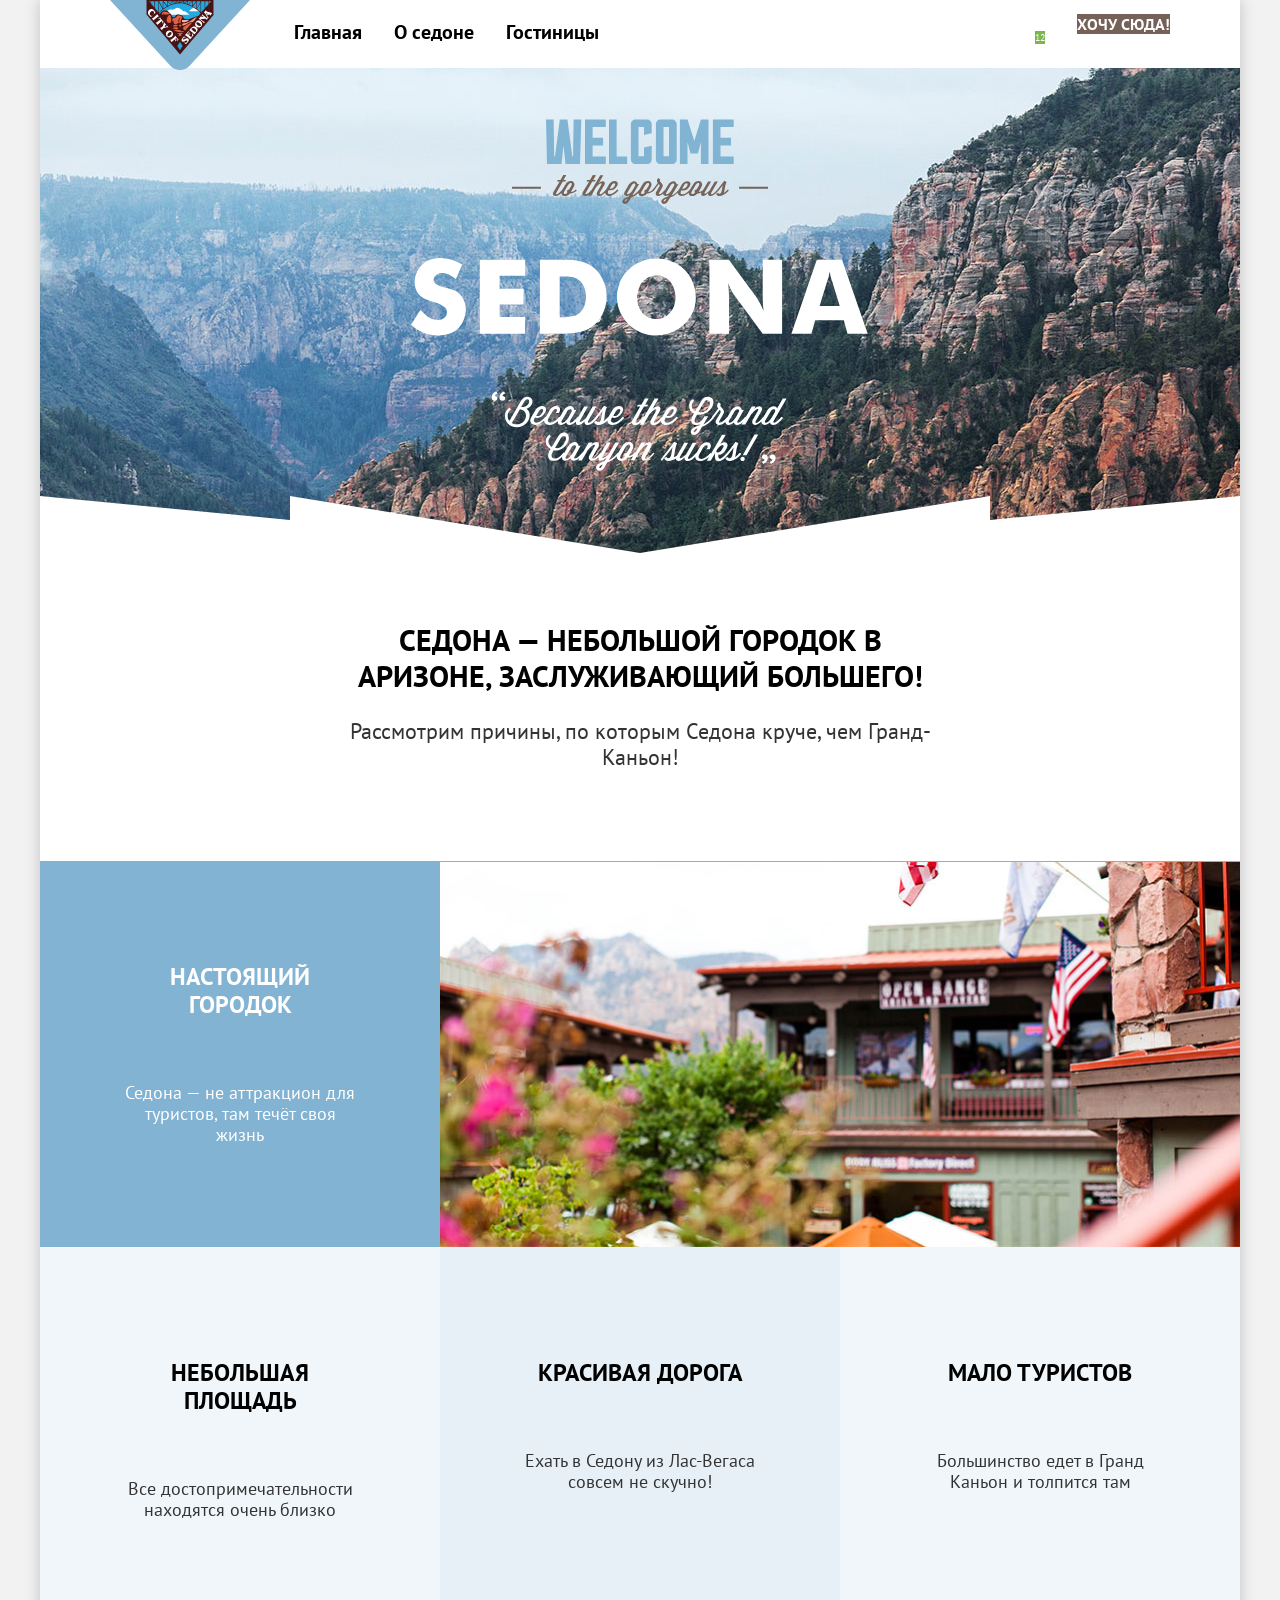
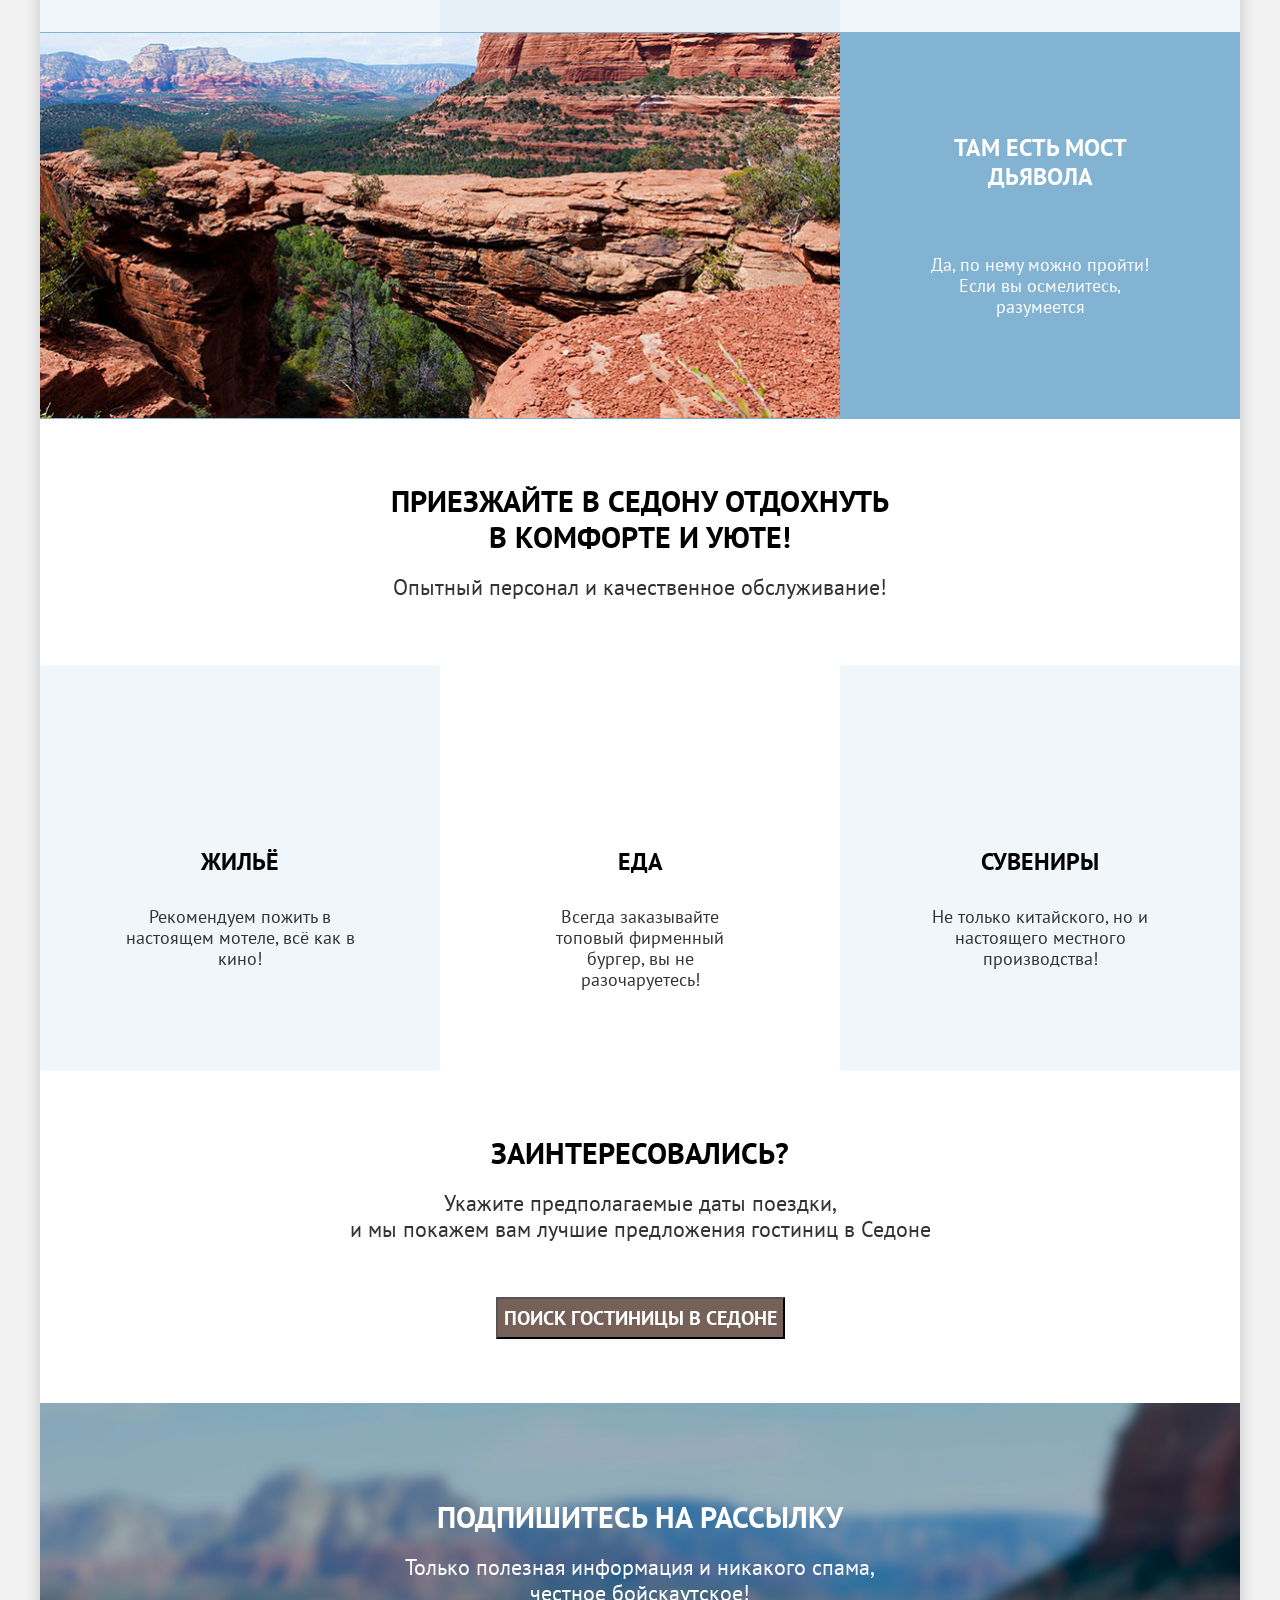
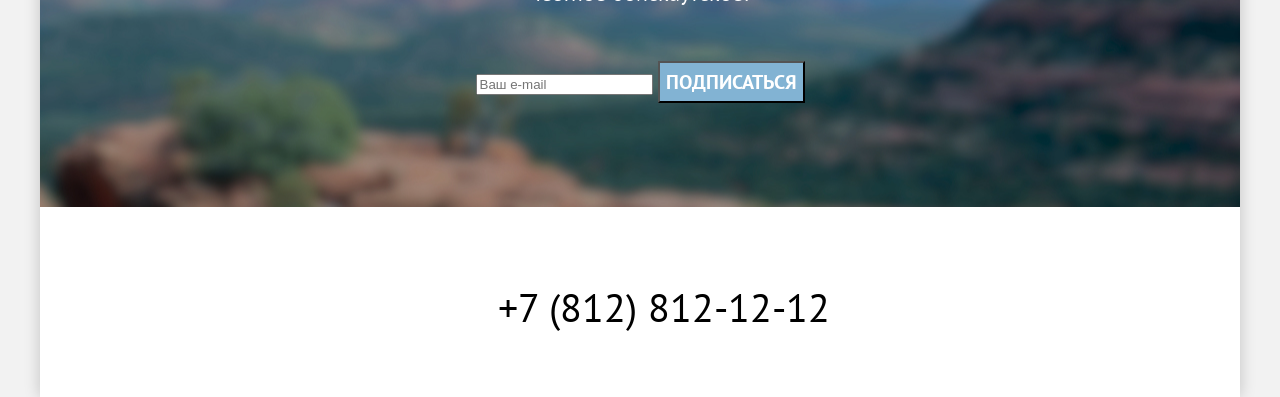
<file: index.html>
<!DOCTYPE html>
<html lang="ru">

  <head>
    <meta charset="utf-8">
    <meta name="viewport" content="width=device-width, initial-scale=1">
    <title>Главная</title>
    <link rel="stylesheet" href="styles/styles.css">
  </head>

  <body>
    <div class="page-container">
      <header class="page-header">
        <nav class="navigation">
          <a class="navigation-logo" href="index.html">
            <img class="page-header-logo" src="images/logo.svg" width="140" height="70" alt="Логотип «Седона»">
          </a>
          <ul class="navigation-list">
            <li class="navigation-item">
              <a class="navigation-link navigation-link-current" href="index.html">
                Главная
              </a>
            </li>
            <li class="navigation-item">
              <a class="navigation-link" href="#">
                О седоне
              </a>
            </li>
            <li class="navigation-item">
              <a class="navigation-link" href="catalog.html">
                Гостиницы
              </a>
            </li>
          </ul>
          <ul class="navigation-list navigation-user">
            <li class="navigation-item">
              <a class="navigation-link" href="#">
                <span class="visually-hidden">
                  Поиск
                </span>
              </a>
            </li>
            <li class="navigation-item">
              <a class="navigation-link" href="#">
                <span class="visually-hidden">
                  В избранном
                </span>
                <span class="count">12</span>
              </a>
            </li>
          </ul>
          <a class="button cta" href="#">Хочу сюда!</a>
        </nav>
      </header>
      <main class="main-container main-idex">
        <section class="hero">
          <h1 class="visually-hidden">
            Седона
          </h1>
          <img class="hero-image" src="images/welcome.svg" width="1200" height="485" alt="Welcome to the gorgeous Sedona, because the Grand Canyon sucks!">
        </section>

        <section class="advantages">
          <h2 class="advantages-title">
            Седона — небольшой городок в Аризоне, заслуживающий большего!</h2>
          <p class="advantages-description">Рассмотрим причины, по которым Седона круче, чем Гранд-Каньон!</p>
          <ul class="advantages-list">
            <li class="advantages-item advantages-item-wide">
              <div class="advantages-item-texts">
                <h3 class="advantages-item-title">
                  Настоящий городок
                </h3>
                <p class="advantages-item-description">
                  Седона — не аттракцион для туристов, там течёт своя жизнь
                </p>
              </div>
              <img class="advantages-item-image" src="images/advatages-1.jpg" width="800" height="384" alt="Город Седона">
            </li>
            <li class="advantages-item">
              <h3 class="advantages-item-title">
                Небольшая площадь
              </h3>
              <p class="advantages-item-description">
                Все достопримечательности находятся очень близко
              </p>
            </li>
            <li class="advantages-item">
              <h3 class="advantages-item-title">
                Красивая дорога
              </h3>
              <p class="advantages-item-description">
                Ехать в Седону из Лас-Вегаса совсем не скучно!
              </p>
            </li>
            <li class="advantages-item">
              <h3 class="advantages-item-title">
                Мало туристов
              </h3>
              <p class="advantages-item-description">
                Большинство едет в Гранд Каньон и толпится там
              </p>
            </li>
            <li class="advantages-item advantages-item-wide">
              <div class="advantages-item-texts">
                <h3 class="advantages-item-title">
                  Там есть мост дьявола
                </h3>
                <p class="advantages-item-description">
                  Да, по нему можно пройти! Если вы осмелитесь, разумеется
                </p>
              </div>
              <img class="advantages-item-image" src="images/advatages-2.jpg" width="800" height="384" alt="Мост Дьявола">
            </li>
          </ul>
        </section>

        <section class="features">
          <h2 class="features-title">Приезжайте в Седону отдохнуть в комфорте и уюте!</h2>
          <p class="features-description">Опытный персонал и качественное обслуживание!</p>
          <ul class="features-list">
            <li class="features-item">
              <h3 class="features-item-title">
                Жильё
              </h3>
              <p class="features-item-description">
                Рекомендуем пожить в настоящем мотеле, всё как в кино!
              </p>
            </li>
            <li class="features-item">
              <h3 class="features-item-title">
                Еда
              </h3>
              <p class="features-item-description">
                Всегда заказывайте топовый фирменный бургер, вы не разочаруетесь!
              </p>
            </li>
            <li class="features-item">
              <h3 class="features-item-title">
                Сувениры
              </h3>
              <p class="features-item-description">
                Не только китайского, но и настоящего местного производства!
              </p>
            </li>
          </ul>
        </section>

        <section class="search">
          <h2 class="search-title">
            Заинтересовались?
          </h2>
          <p class="search-description">
            Укажите предполагаемые даты поездки,<br> и мы покажем вам лучшие предложения гостиниц в Седоне
          </p>
          <button class="button button-big" type="button">Поиск гостиницы в седоне</button>
        </section>

        <section class="newsletter">
          <h2 class="newsletter-title">Подпишитесь на рассылку</h2>
          <p class="newsletter-description">Только полезная информация и никакого спама, честное бойскаутское!</p>
          <form class="newsletter-form" action="https://echo.htmlacademy.ru/" method="post">
            <label>
              <span class="visually-hidden">
                Email
              </span>
              <input class="newsletter-email" type="email" name="newsletter-email" placeholder="Ваш e-mail" required>
            </label>
            <button class="button button-big button-second" type="submit">
              Подписаться
            </button>
          </form>
        </section>
      </main>
      <footer class="page-footer">
        <ul class="social-list">
          <li class="social-item">
            <a class="button" href="#">
              <span class="visually-hidden">
                вконтакте
              </span>
            </a>
          </li>
          <li class="social-item">
            <a class="button" href="#">
              <span class="visually-hidden">
                телеграм
              </span>
            </a>
          </li>
          <li class="social-item">
            <a class="button" href="#">
              <span class="visually-hidden">
                youtube
              </span>
            </a>
          </li>
        </ul>
        <a class="phone" href="tel:+78128121212">+7 (812) 812-12-12</a>
        <a class="htmlacademy-link" href="https://www.htmlacademy.ru/">
          <span class="visually-hidden">
            HTMLAcademy
          </span>
        </a>
      </footer>
    </div>
  </body>

</html>
</file>
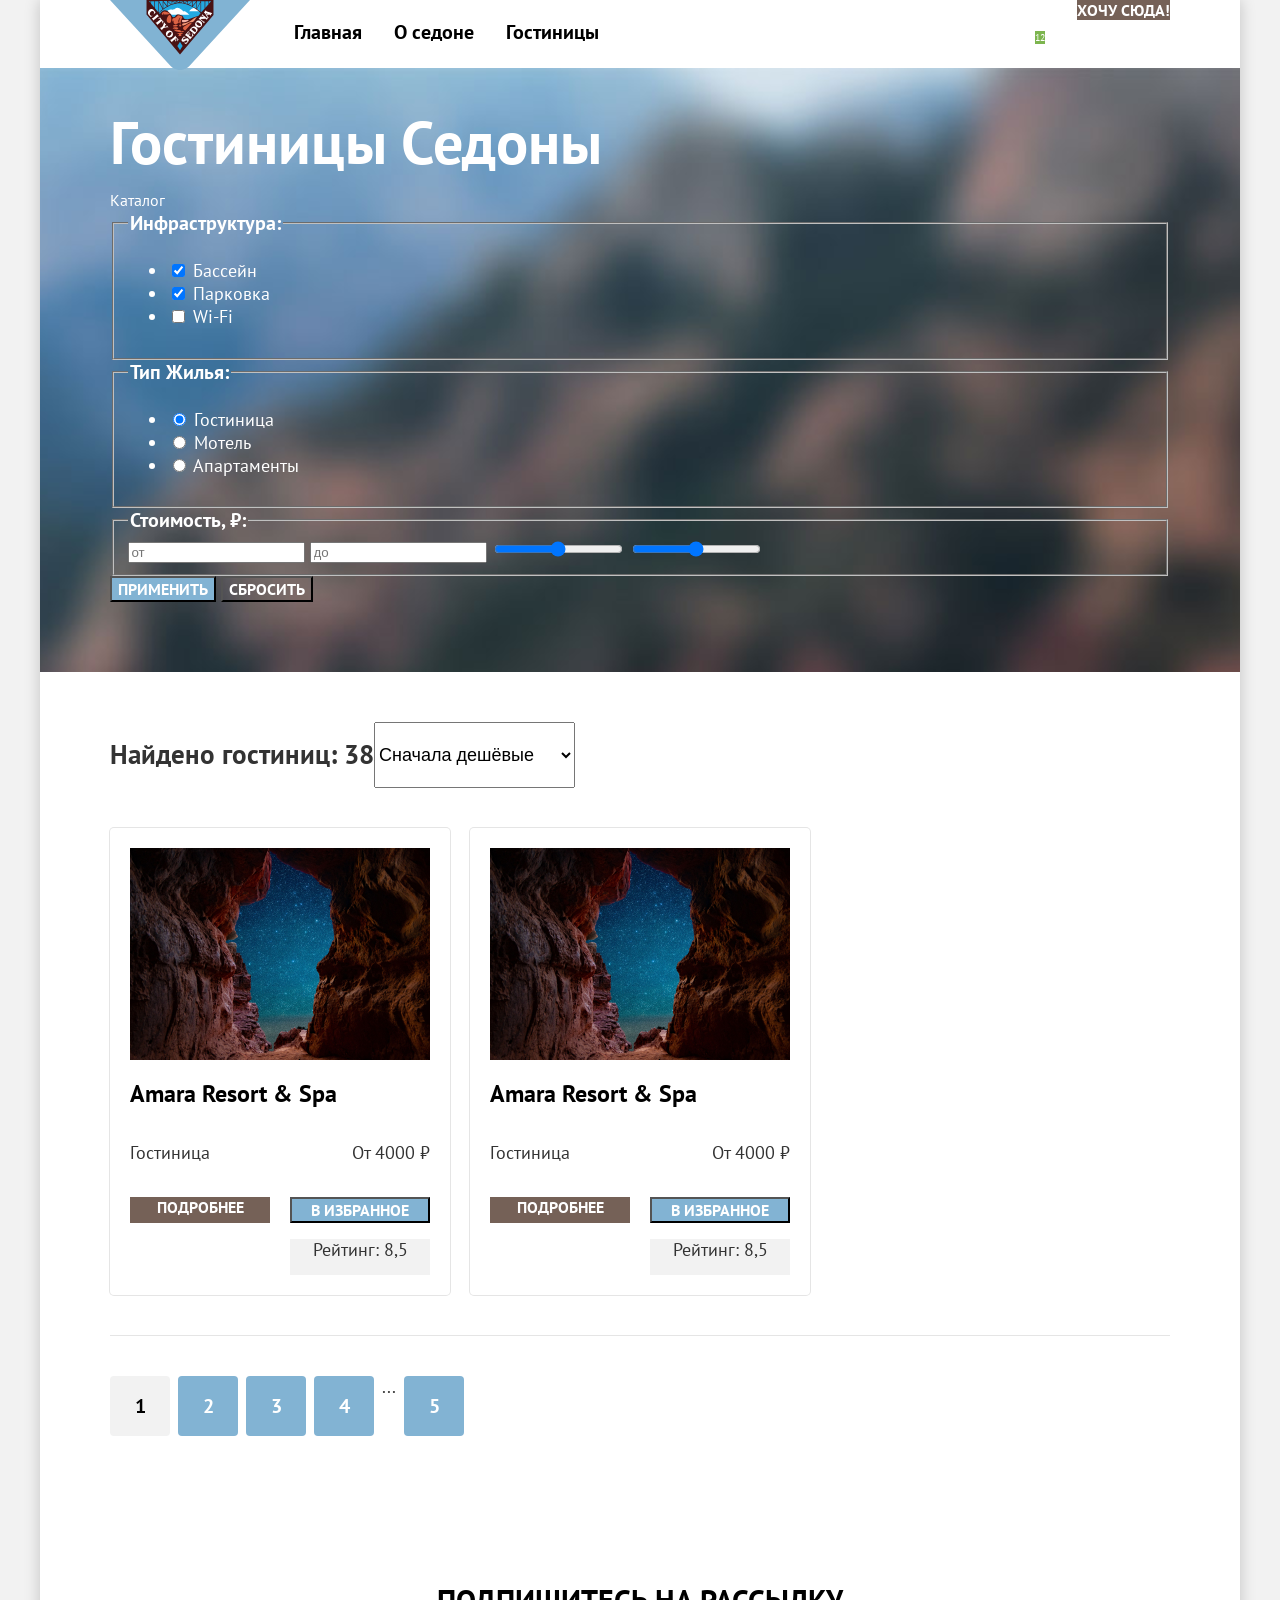
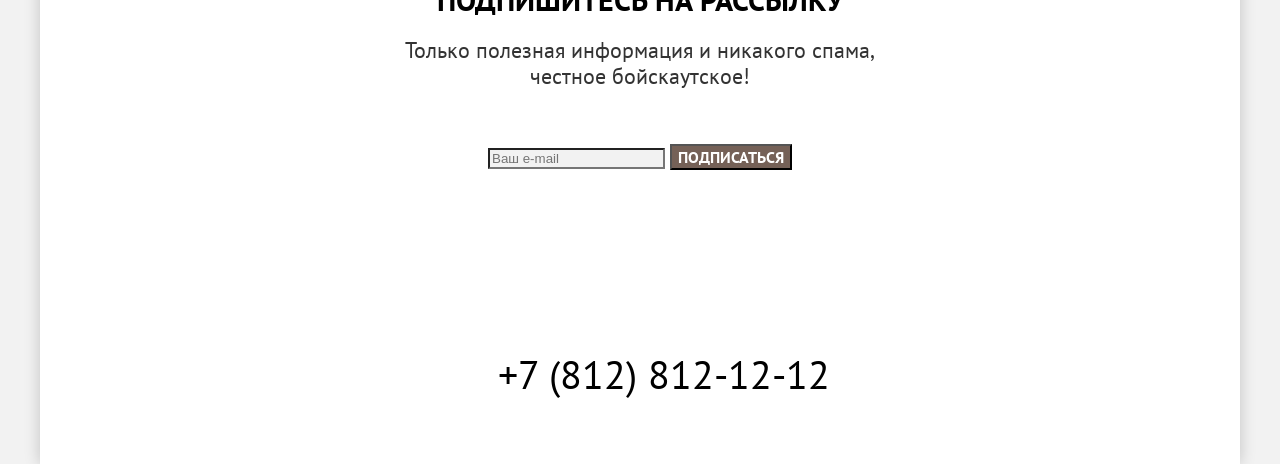
<file: catalog.html>
<!DOCTYPE html>
<html lang="ru">

  <head>
    <meta charset="utf-8">
    <meta name="viewport" content="width=device-width, initial-scale=1">
    <title>Каталог</title>
    <link rel="stylesheet" href="styles/styles.css">
  </head>

  <body>
    <div class="page-container">
      <header class="page-header">
        <nav class="navigation">
          <a class="navigation-logo" href="index.html">
            <img class="page-header-logo" src="images/logo.svg" width="140" height="70" alt="Логотип «Седона»">
          </a>
          <ul class="navigation-list">
            <li class="navigation-item">
              <a class="navigation-link" href="index.html">
                Главная
              </a>
            </li>
            <li class="navigation-item">
              <a class="navigation-link" href="#">
                О седоне
              </a>
            </li>
            <li class="navigation-item">
              <a class="navigation-link navigation-link-current">
                Гостиницы
              </a>
            </li>
          </ul>
          <ul class="navigation-list navigation-user">
            <li class="navigation-item">
              <a class="navigation-link" href="#">
                <span class="visually-hidden">
                  Поиск
                </span>
              </a>
            </li>
            <li class="navigation-item">
              <a class="navigation-link" href="#">
                <span class="visually-hidden">
                  Избранное
                </span>
                <span class="count">12</span>
              </a>
            </li>
          </ul>
          <a class="button" href="#">Хочу сюда!</a>
        </nav>
      </header>

      <main class="main-container main-inner">
        <header class="inner-header">
          <h1 class="inner-header-title">
            Гостиницы Седоны
          </h1>

          <ul class="breadcrumbs">
            <li class="breadcrumbs-item">
              <a class="breadcrumbs-link" href="index.html">
                <span class="visually-hidden">
                  Главная
                </span>
              </a>
            </li>
            <li class="breadcrumbs-item">
              <a class="breadcrumbs-link">
                Каталог
              </a>
            </li>
          </ul>

          <section class="filter">
            <h2 class="visually-hidden">Фильтры</h2>
            <form class="filter-form" action="https://echo.htmlacademy.ru/" method="get">
              <fieldset class="filter-group">
                <legend class="filter-title">Инфраструктура:</legend>
                <ul class="filter-list">
                  <li class="filter-item">
                    <label class="control">
                      <input class="control-input" type="checkbox" name="pool" checked>
                      Бассейн
                    </label>
                  </li>
                  <li class="filter-item">
                    <label class="control">
                      <input class="control-input" type="checkbox" name="parking" checked>
                      Парковка
                    </label>
                  </li>
                  <li class="filter-item">
                    <label class="control">
                      <input class="control-input" type="checkbox" name="wifi">
                      Wi-Fi
                    </label>
                  </li>
                </ul>
              </fieldset>
              <fieldset class="filter-group">
                <legend class="filter-title">Тип жилья:</legend>
                <ul class="filter-list">
                  <li class="filter-item">
                    <label class="control">
                      <input class="control-input" type="radio" name="type" value="hotel" checked>
                      Гостиница
                    </label>
                  </li>
                  <li class="filter-item">
                    <label class="control">
                      <input class="control-input" type="radio" name="type" value="motel">
                      Мотель
                    </label>
                  </li>
                  <li class="filter-item">
                    <label class="control">
                      <input class="control-input" type="radio" name="type" value="apartment">
                      Апартаменты
                    </label>
                  </li>
                </ul>
              </fieldset>
              <fieldset class="filter-group">
                <legend class="filter-title">
                  Стоимость, ₽:
                </legend>

                <label>
                  <span class="visually-hidden">Минимальная цена</span>
                  <input type="number" name="min-price" placeholder="от">
                </label>

                <label>
                  <span class="visually-hidden">Максимальная цена</span>
                  <input type="number" name="max-price" placeholder="до">
                </label>

                <input type="range" name="min-price-range" min="0" max="9000">
                <input type="range" name="max-price-range" min="0" max="9000">
              </fieldset>
              <button class="button button-second" type="submit">Применить</button>
              <button class="button button-reset" type="reset">Сбросить</button>
            </form>
          </section>
        </header>

        <section class="catalog">
          <div class="sorting-container">
            <h2>Найдено гостиниц: 38</h2>

            <select class="select-control" aria-label="Сортировка">
              <option value="popular">Сначала популярные</option>
              <option value="cheap" selected>Сначала дешёвые</option>
              <option value="expensive">Сначала дорогие</option>
            </select>

            <a class="button button-current" href="catalog.html?view=list">
              <span class="visually-hidden">Показать список</span>
            </a>
            <a class="button" href="catalog.html?view=card">
              <span class="visually-hidden">Показать карточки</span>
            </a>
            <a class="button" href="catalog.html?view=tile">
              <span class="visually-hidden">Показать таблицу</span>
            </a>
          </div>

          <ul class="catalog-list">
            <li class="catalog-card">
              <a class="catalog-card-link" href="#">
                <img class="catalog-card-image" src="images/hotel-1.jpg" width="300" height="212" alt="">
              </a>
              <h3 class="catalog-card-title">
                Amara Resort & Spa
              </h3>

              <dl class="catalog-card-description">
                <dt class="catalog-card-type">
                  Гостиница
                </dt>
                <dd class="catalog-card-price">
                  От 4000 ₽
                </dd>
              </dl>
              <a class="button catalog-card-extra" href="#">
                Подробнее
              </a>
              <button class="button button-second" type="button">
                В избранное
              </button>
              <p class="catalog-card-stars">
                <span class="visually-hidden">
                  4 звезды
                </span>
              </p>
              <p class="catalog-card-rating">
                Рейтинг: 8,5
              </p>
            </li>

            <li class="catalog-card">
              <a class="catalog-card-link" href="#">
                <img class="catalog-card-image" src="images/hotel-1.jpg" width="300" height="212" alt="">
              </a>
              <h3 class="catalog-card-title">
                Amara Resort & Spa
              </h3>
              <dl class="catalog-card-description">
                <dt class="catalog-card-type">
                  Гостиница
                </dt>
                <dd class="catalog-card-price">
                  От 4000 ₽
                </dd>
              </dl>
              <a class="button catalog-card-extra" href="#">
                Подробнее
              </a>
              <button class="button button-second" type="button">
                В избранное
              </button>
              <p class="catalog-card-stars">
                <span class="visually-hidden">
                  4 звезды
                </span>
              </p>
              <p class="catalog-card-rating">
                Рейтинг: 8,5
              </p>
            </li>
          </ul>

          <ul class="pagination">
            <li class="pagination-item">
              <a class="pagination-link pagination-link-current">1</a>
            </li>
            <li class="pagination-item">
              <a class="pagination-link" href="#">2</a>
            </li>
            <li class="pagination-item">
              <a class="pagination-link" href="#">3</a>
            </li>
            <li class="pagination-item">
              <a class="pagination-link" href="#">4</a>
            </li>
            <li class="pagination-item">
              <span class="pagination-hidden">...</span>
            </li>
            <li class="pagination-item">
              <a class="pagination-link" href="#">5</a>
            </li>
          </ul>
        </section>

        <section class="newsletter">
          <h2 class="newsletter-title">Подпишитесь на рассылку</h2>
          <p class="newsletter-description">Только полезная информация и никакого спама, честное бойскаутское!</p>
          <form class="newsletter-form" action="https://echo.htmlacademy.ru/" method="post">
            <label>
              <span class="visually-hidden">
                Email
              </span>
              <input class="newsletter-email" type="email" name="newsletter-email" placeholder="Ваш e-mail" required>
            </label>
            <button class="button" type="submit">
              Подписаться
            </button>
          </form>
        </section>
      </main>

      <footer class="page-footer">
        <ul class="social-list">
          <li class="social-item">
            <a class="button" href="#">
              <span class="visually-hidden">
                вконтакте
              </span>
            </a>
          </li>
          <li class="social-item">
            <a class="button" href="#">
              <span class="visually-hidden">
                телеграм
              </span>
            </a>
          </li>
          <li class="social-item">
            <a class="button" href="#">
              <span class="visually-hidden">
                youtube
              </span>
            </a>
          </li>
        </ul>
        <a class="phone" href="tel:+78128121212">+7 (812) 812-12-12</a>
        <a class="htmlacademy-link" href="https://www.htmlacademy.ru/">
          <span class="visually-hidden">
            HTMLAcademy
          </span>
        </a>
      </footer>
    </div>
  </body>

</html>
</file>
<file: styles/styles.css>
@font-face {
  font-family: "PT Sans";
  font-style: normal;
  font-weight: 400;
  src: url("../fonts/ptsans-400.woff2") format("woff2");
  font-display: swap;
}

@font-face {
  font-family: "PT Sans";
  font-style: normal;
  font-weight: 700;
  src: url("../fonts/ptsans-700.woff2") format("woff2");
  font-display: swap;
}

html {
  height: 100%;
  box-sizing: border-box;
}

*, *::before, *::after {
  box-sizing: inherit;
}

body {
  height: 100%;
  margin: 0;
  font-family: "PT Sans", sans-serif;
  font-size: 18px;
  line-height: 117%;
  font-weight: 400;
  background-color: #f2f2f2;
}

img {
  max-width: 100%;
  height: auto;
  object-fit: contain;
}

.visually-hidden {
  position: absolute;
  width: 1px;
  height: 1px;
  margin: -1px;
  padding: 0;
  border: 0;
  clip: rect(0 0 0 0);
  overflow: hidden;
}


.page-container {
  display: flex;
  flex-direction: column;
  min-height: 100%;
  width: 1200px;
  margin: 0 auto;
  color: #333333;
  background-color: #ffffff;
  box-shadow: 0 0 15px 0 rgba(0, 0, 0, 0.2);
}

.button {
  font-family: inherit;
  font-size: 16px;
  line-height: 125%;
  font-weight: 700;
  text-align: center;
  color: #ffffff;
  background-color: #756157;
  text-decoration: none;
  text-transform: uppercase;
}

.button-big {
  font-size: 20px;
  line-height: 180%;
}

.button-second {
  background-color: #82b3d3;
}

.button-special {
  background-color: #7db54f;
}

.button-reset {
  background-color: transparent;
}

.page-header {
  color: #000000;
  background-color: #ffffff;
}

.navigation {
  display: flex;
  align-items: flex-start;
  margin: 0 auto;
  padding: 0 70px;
}

.navigation-logo {
  display: flex;
  align-items: center;
  width: 140px;
  margin-right: 28px;
  margin-bottom: -6px;
  z-index: 2;
}

.navigation-list {
  display: flex;
  flex-wrap: wrap;
  max-width: 400px;
  margin: 0;
  padding: 0;
  list-style: none;
}

.navigation-user {
  justify-content: flex-end;
  max-width: 250px;
  margin-left: auto;
  margin-right: 20px;
}

.navigation-link {
  display: block;
  padding: 20px 16px;
  font-family: inherit;
  font-size: 20px;
  line-height: 120%;
  font-weight: 700;
  text-align: center;
  color: inherit;
  background-color: #ffffff;
  text-decoration: none;
}

.navigation-user .navigation-link {
  padding: 22px  12px;
  min-width: 20px;
  min-height: 20px;
}

.count {
  font-size: 10px;
  line-height: 100%;
  font-weight: 400;
  color: #ffffff;
  background-color: #7db54f;
}

.cta {
  margin-top: 14px;
}

.main-container {
  flex-grow: 1;
}

.hero {
  padding-top: 51px;
  padding-bottom: 82px;
  background-image:
    url("../images/divider.svg"),
    url("../images/index-background.jpg");
  background-color: #333333;
  background-size: 100% auto, cover;
  background-position: center bottom, center;
  background-repeat: no-repeat;
}

.hero-image {
  display: block;
  width: 458px;
  height: 352px;
  margin: 0 auto;
}

.advantages {
  padding-top: 69px;
  text-align: center;
}

.advantages-title {
  width: 620px;
  margin: 0 auto 25px;
  font-size: 30px;
  line-height: 120%;
  color: #000000;
  text-transform: uppercase;
}

.advantages-description {
  width: 650px;
  margin: 0 auto 90px;
  font-size: 22px;
  line-height: 118%;
    font-weight: 400;
  text-align: center;
}

.advantages-list {
  display: grid;
  grid-template-columns: repeat(3, 1fr);
  margin: 0;
  padding: 0;
  list-style: none;
}

.advantages-item {
  padding: 112px 85px;
  background-color: rgba(131, 179, 211, 0.12);
}

.advantages-item:last-child {
flex-direction: row-reverse;
}

.advantages-item .advantages-item-texts {
  padding: 102px 85px;
}

.advantages-item-wide {
  display: flex;
  grid-column: 1 / -1;
}

.advantages-item:nth-child(2n + 1) {
  background-color: rgba(131, 179, 211, 0.2);
}

.advantages-item.advantages-item-wide {
  padding: 0;
  color: #ffffff;
  background-color: #82b3d3;
}

.advantages-item-title {
  margin: 0 auto 63px;
  font-size: 24px;
  line-height: 117%;
  color: #000000;
  text-transform: uppercase;
}

.advantages-item-wide .advantages-item-title {
  color: #ffffff;
}

.advantages-item-description {
  margin: 0;
}

.features {
  padding-top: 64px;
  text-align: center;
}

.features-title {
  width: 510px;
  margin: 0 auto 20px;
  font-size: 30px;
  line-height: 120%;
  color: #000000;
  text-transform: uppercase;
}

.features-description {
  margin: 0 auto 64px;
  font-weight: 400;
  font-size: 22px;
  line-height: 118%;
  text-align: center;
}

.features-list {
  display: grid;
  grid-template-columns: repeat(3, 1fr);
  margin: 0;
  padding: 0;
  list-style: none;
}

.features-item {
  padding: 81px 85px;
}

.features-item:nth-child(2n + 1) {
  background-color: rgba(131, 179, 211, 0.12);
}

.features-item-title {
  margin: 102px auto 30px;
  font-size: 24px;
  line-height: 117%;
  color: #000000;
  text-transform: uppercase;
}

.features-item-description {
  margin: 0;
}

.search {
  padding-top: 64px;
  padding-bottom: 64px;
  text-align: center;
}

.search-title {
  width: 510px;
  margin: 0 auto 20px;
  font-size: 30px;
  line-height: 120%;
  color: #000000;
  text-transform: uppercase;
}

.search-description {
  width: 600px;
  margin: 0 auto 54px;
  font-size: 22px;
  line-height: 118%;
  font-weight: 400;
}

.newsletter {
  padding-top: 96px;
  padding-bottom: 104px;
  text-align: center;
  color: #ffffff;
  background-color: #333333;
  background-image: url("../images/newsletter-background.jpg");
  background-size: cover;
  background-position: center;
}

.newsletter-title {
  width: 500px;
  margin: 0 auto 20px;
  font-size: 30px;
  line-height: 120%;
  text-transform: uppercase;
}

.newsletter-description {
  width: 500px;
  margin: 0 auto 54px;
  font-size: 22px;
  line-height: 118%;
  font-weight: 400;
  text-align: center;
}

.page-footer {
  display: flex;
  justify-content: space-between;
  align-items: center;
  padding: 40px 70px 30px;
}

.social-list {
  margin: 0;
  padding: 0;
  list-style: none;
}

.social-item {
  width: 47px;
  height: 40px;
}

.phone {
  font-size: 40px;
  line-height: 100%;
  font-weight: 400;
  color: #000000;
  text-align: center;
  text-decoration: none;
}

.inner-header {
  padding: 35px 70px 70px;
  color: #ffffff;
  background-color: #333333;
  background-image: url("../images/filter-background.svg");
  background-size: cover;
  background-position: center;
}

.inner-header-title {
  margin: 0 auto 8px 0;
  font-size: 60px;
  line-height: 130%;
}

.breadcrumbs {
  margin: 0;
  padding: 0;
  list-style: none;
}

.breadcrumbs-link {
  font-size: 16px;
  line-height: 131%;
  color: #ffffff;
}

.filter-title {
  font-size: 20px;
  line-height: 120%;
  font-weight: 700;
  text-transform: capitalize;
}

.control {
  line-height: 128%;
}

.catalog {
  padding: 50px 70px;
}

.sorting-container {
  display: flex;
  margin-bottom: 40px;
}

.catalog-list {
  display: grid;
  grid-template-columns: repeat(3, 1fr);
  gap: 20px;
  margin: 0;
  margin-bottom: 40px;
  padding: 0;
  padding-bottom: 40px;
  list-style: none;
  border-bottom: 1px solid #e5e5e5;
}

.select-control {
  font-size: 18px;
  line-height: 117%;
  font-weight: 400;
}

.catalog-card {
  display: grid;
  grid-template-columns: 1fr 1fr;
  gap: 16px 20px;
  padding: 20px;
  box-shadow: 0 0 0 1px #e5e5e5;
  border-radius: 4px;
}

.catalog-card-link {
  grid-column: 1 / -1;
}

.catalog-card-image {
  width: 100%;
}

.catalog-card-title {
  margin: 0;
  grid-column: 1 / -1;
  font-size: 24px;
  line-height: 117%;
  color: #000000;
}

.catalog-card-description {
  grid-column: 1 / -1;
  display: flex;
  justify-content: space-between;
}

.catalog-card-rating {
  margin: 0;
  text-align: center;
  background-color: #f2f2f2;
}

.pagination {
  display: flex;
  flex-wrap: wrap;
  margin: 0;
  padding: 0;
  list-style: none;
}

.pagination-item {
    margin-right: 8px;
}

.pagination-item:last-child {
    margin-right: 0;
}

.pagination-link {
  display: flex;
  justify-content: center;
  align-items: center;
  min-width: 60px;
  height: 60px;
  padding: 10px;
  font-size: 20px;
  line-height: 180%;
  font-weight: 700;
  color: #ffffff;
  background-color: #82b3d3;
  text-decoration: none;
  border-radius: 4px;
}

.pagination-link-current {
  color: #000000;
  background-color: #f2f2f2;
}

.main-inner .newsletter {
  color: #333333;
  background-image: none;
  background-color: #ffffff;
}

.main-inner .newsletter-title {
  color: #000000;
}

.main-inner .newsletter-email {
  background-color:  #f2f2f2;
}
</file>
